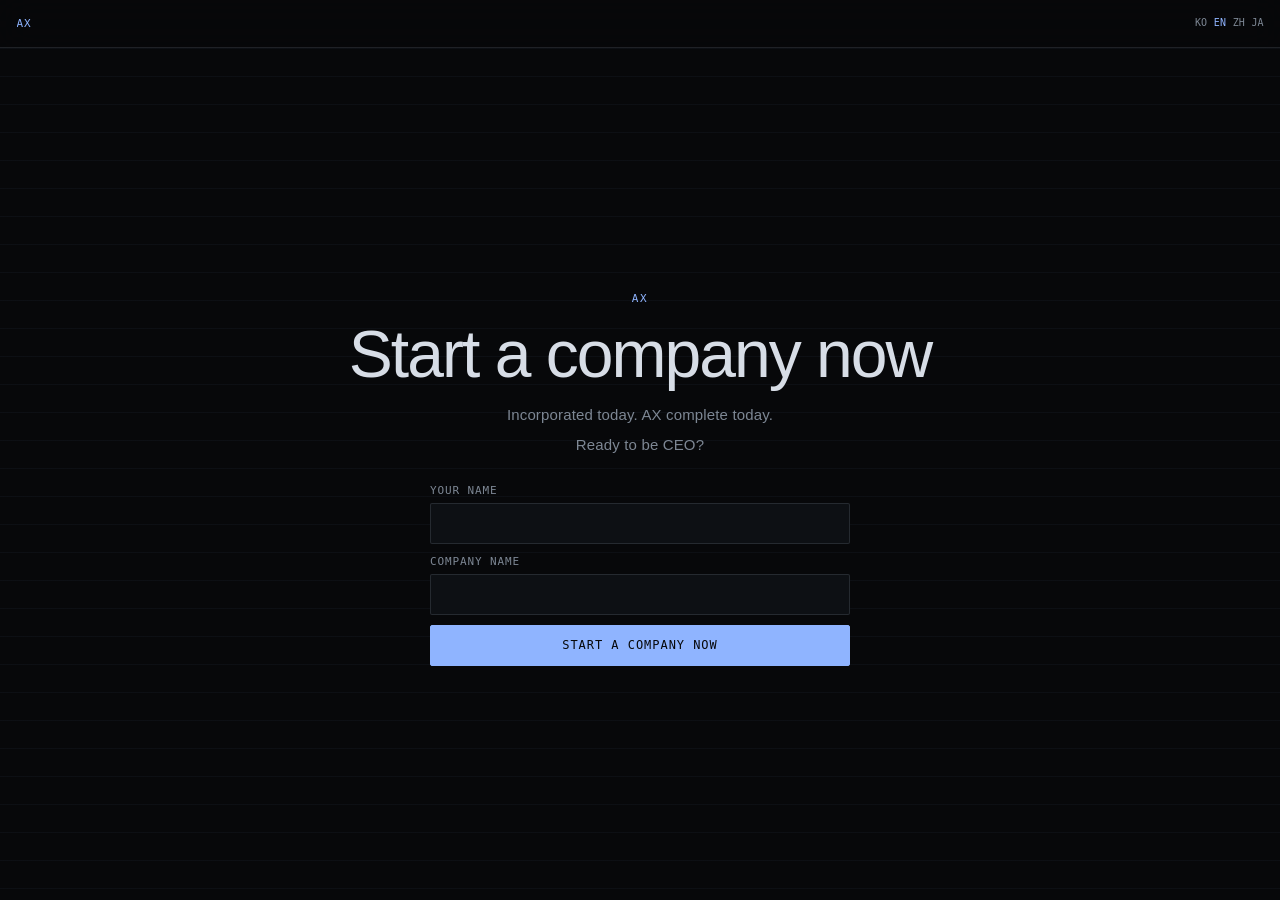
<file: c/index.html>
<!doctype html>
<html lang="en">
  <head>
    <meta charset="utf-8" />
    <meta name="viewport" content="width=device-width, initial-scale=1" />
    <title>AX</title>
    <meta name="description" content="AX" />
    <meta property="og:title" content="AX" />
    <meta property="og:description" content="AX" />
    <meta property="og:type" content="website" />
    <meta name="twitter:card" content="summary_large_image" />
    <link rel="icon" href="/badge.svg" type="image/svg+xml" />
    <link rel="stylesheet" href="/style.css" />
  </head>
  <body>
    <div id="app"></div>
    <script type="module" src="/app.js"></script>
  </body>
</html>
</file>
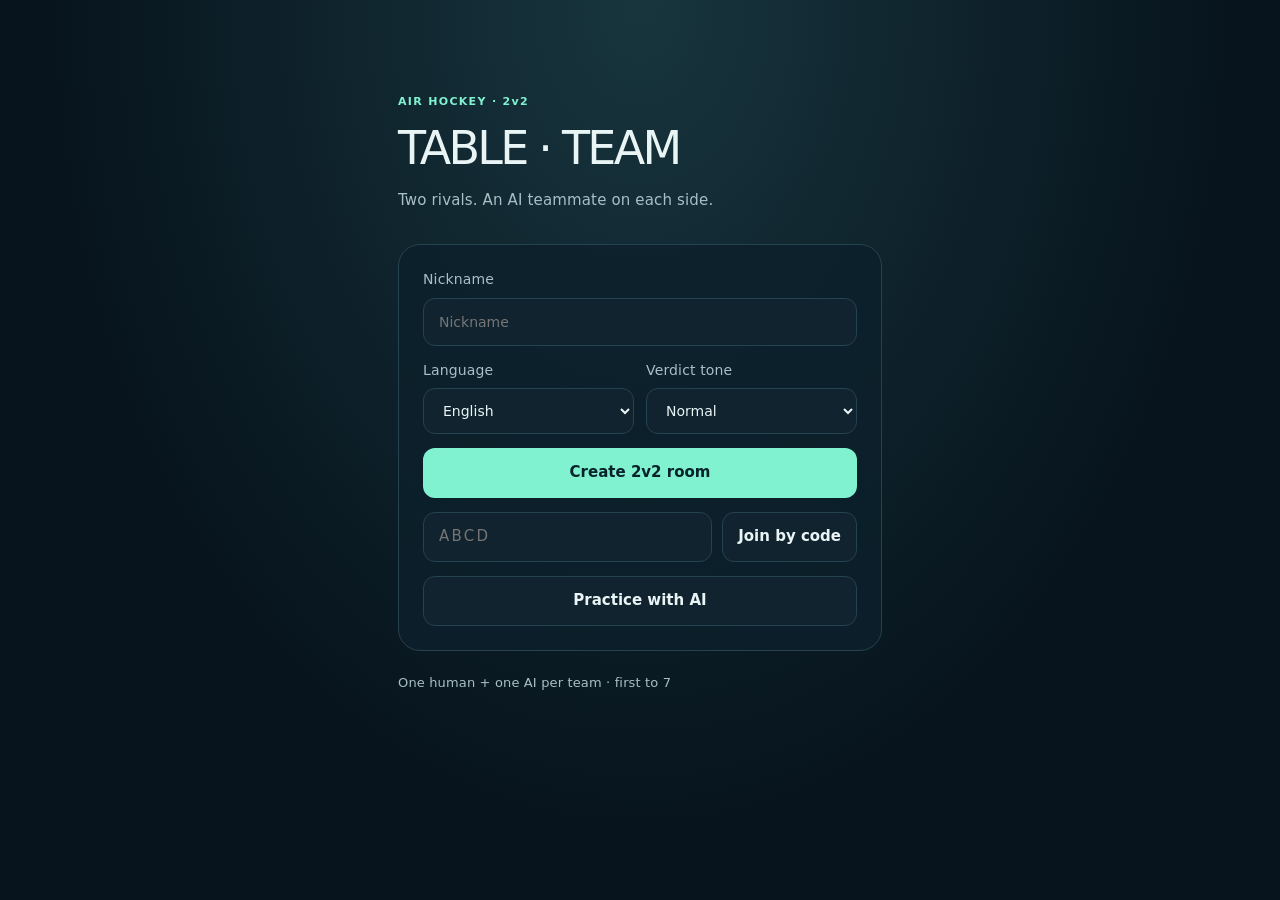
<file: game/index.html>
<!doctype html>
<html lang="ko">
  <head>
    <meta charset="utf-8" />
    <meta name="viewport" content="width=device-width, initial-scale=1, maximum-scale=1, user-scalable=no, viewport-fit=cover" />
    <meta name="theme-color" content="#07141d" />
    <meta name="apple-mobile-web-app-capable" content="yes" />
    <meta name="mobile-web-app-capable" content="yes" />
    <meta name="apple-mobile-web-app-status-bar-style" content="black-translucent" />
    <meta name="format-detection" content="telephone=no" />
    <meta name="game-release" content="issue104-teams-only-1" />
    <title>대국 · TEAM — 2:2 AI 하키</title>
    <meta name="description" content="나와 AI, 상대와 AI. 2:2 하키와 경기 후 판결문." />
    <meta property="og:title" content="대국 · TEAM" />
    <meta property="og:description" content="두 사람이 겨루고, AI가 함께 뛴다." />
    <meta property="og:type" content="website" />
    <meta name="twitter:card" content="summary" />
    <link rel="icon" href="data:image/svg+xml,%3Csvg xmlns='http://www.w3.org/2000/svg' viewBox='0 0 16 16'%3E%3Ccircle cx='8' cy='8' r='7' fill='%230e3f4a'/%3E%3Ccircle cx='8' cy='8' r='3' fill='%237ef2c0'/%3E%3C/svg%3E" />
    <link rel="stylesheet" href="/style.css" />
  </head>
  <body>
    <div id="app"></div>
    <noscript>게임을 실행하려면 JavaScript가 필요합니다.</noscript>
    <script type="module" src="/hockey.js"></script>
  </body>
</html>
</file>
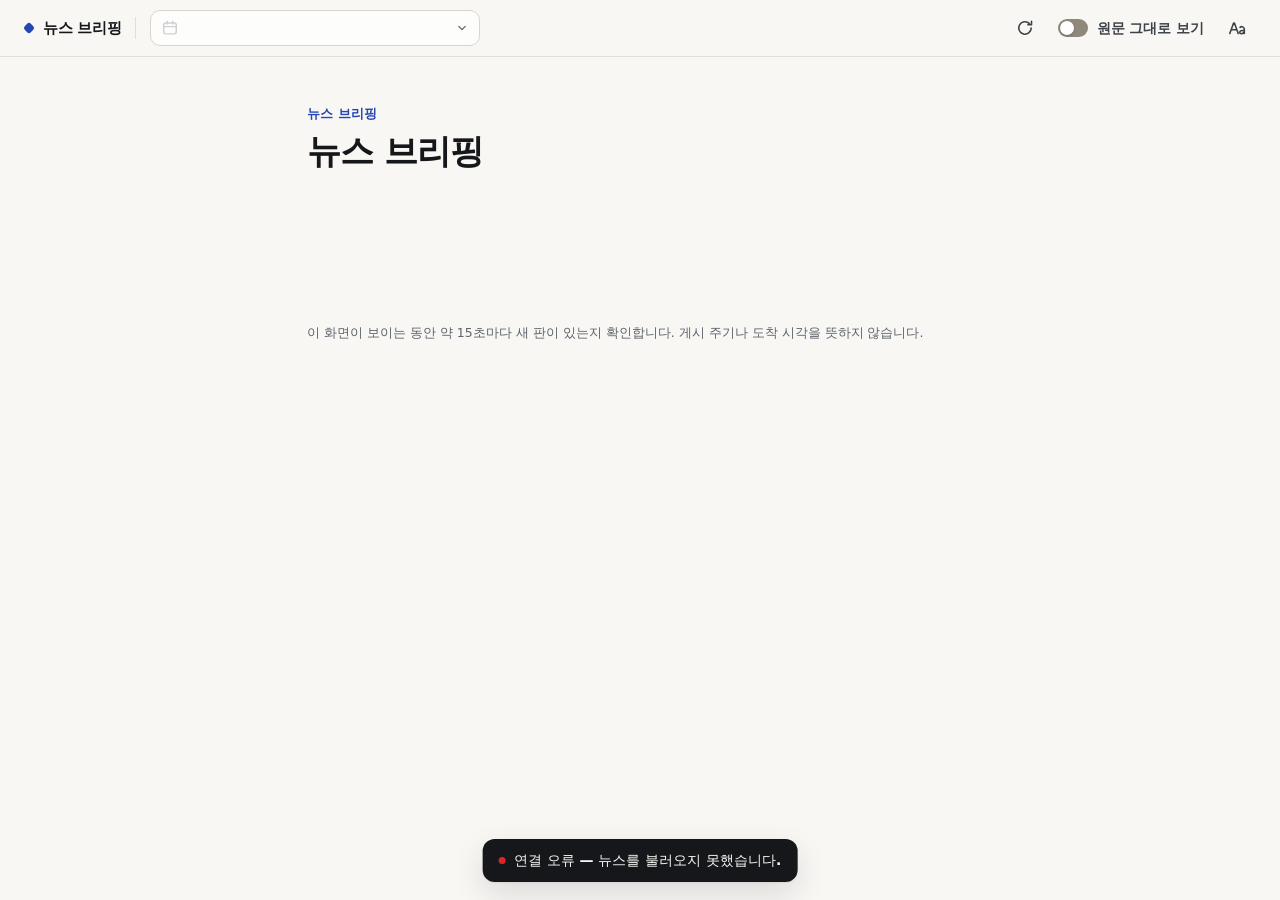
<file: news/index.html>
<!doctype html>
<html lang="ko">
  <head>
    <meta charset="utf-8" />
    <meta name="viewport" content="width=device-width, initial-scale=1, viewport-fit=cover" />
    <meta name="referrer" content="no-referrer" />
    <meta name="color-scheme" content="light dark" />
    <title>뉴스 브리핑</title>
    <meta name="description" content="회차별 뉴스 브리핑 원문" />
    <link rel="icon" href="/badge.svg" type="image/svg+xml" />
    <link rel="stylesheet" href="/news.css" />
  </head>
  <body>
    <a class="news-skip" href="#news-main">본문으로 건너뛰기</a>
    <header class="news-header">
      <div class="news-bar">
        <span class="news-brand" aria-hidden="true"><span class="news-brand-mark"></span>뉴스 브리핑</span>
        <div class="news-picker">
          <label for="news-issue" class="news-sr">회차</label>
          <svg class="news-icon news-picker-icon" viewBox="0 0 20 20" aria-hidden="true" focusable="false"><rect x="3" y="4.5" width="14" height="12" rx="2.5"/><path d="M3 8.5h14M7 2.5v3M13 2.5v3"/></svg>
          <select id="news-issue" disabled></select>
          <span id="news-issue-short" class="news-picker-short" aria-hidden="true"></span>
          <svg class="news-icon news-picker-chevron" viewBox="0 0 20 20" aria-hidden="true" focusable="false"><path d="m6 8 4 4 4-4"/></svg>
        </div>
        <div class="news-actions">
          <button id="news-refresh" class="news-icon-btn" type="button" aria-label="새로 고침" title="새로 고침">
            <svg class="news-icon" viewBox="0 0 20 20" aria-hidden="true" focusable="false"><path d="M16.2 10a6.2 6.2 0 1 1-1.8-4.4"/><path d="M16.5 3.2v3.6h-3.6"/></svg>
          </button>
          <label class="news-switch" title="원문 그대로 보기">
            <input id="news-plain-toggle" type="checkbox" role="switch" />
            <span class="news-switch-track" aria-hidden="true"><span class="news-switch-thumb"></span></span>
            <span class="news-switch-text">원문<span class="news-switch-long"> 그대로 보기</span></span>
          </label>
          <details class="news-settings" id="news-settings">
            <summary class="news-icon-btn" aria-label="보기 설정" title="보기 설정">
              <svg class="news-icon" viewBox="0 0 20 20" aria-hidden="true" focusable="false"><path d="M2.8 15.5 6.6 5h.8l3.8 10.5M4.2 11.8h5.6"/><path d="M13 9.3a2.6 2.6 0 0 1 4.3 1.9v4.3M17.3 12.6c-2.8-.3-4.6.4-4.6 1.7 0 .9.7 1.4 1.7 1.4 1.4 0 2.9-.9 2.9-2.6"/></svg>
            </summary>
            <div class="news-popover" role="group" aria-label="보기 설정">
              <p class="news-popover-label" id="news-font-label">글자 크기</p>
              <div class="news-segmented" role="group" aria-labelledby="news-font-label">
                <button type="button" data-font-step="0" aria-pressed="false"><span class="news-seg-a news-seg-a-sm" aria-hidden="true">가</span>작게</button>
                <button type="button" data-font-step="1" aria-pressed="true"><span class="news-seg-a" aria-hidden="true">가</span>보통</button>
                <button type="button" data-font-step="2" aria-pressed="false"><span class="news-seg-a news-seg-a-lg" aria-hidden="true">가</span>크게</button>
              </div>
              <p class="news-popover-label" id="news-theme-label">화면</p>
              <div class="news-segmented" role="group" aria-labelledby="news-theme-label">
                <button type="button" data-theme-choice="system" aria-pressed="true">시스템</button>
                <button type="button" data-theme-choice="light" aria-pressed="false">밝게</button>
                <button type="button" data-theme-choice="dark" aria-pressed="false">어둡게</button>
              </div>
              <div class="news-popover-foot">
                <p class="news-popover-note">이 브라우저에만 저장됩니다.</p>
                <button type="button" id="news-settings-reset" class="news-text-btn">기본값으로</button>
              </div>
            </div>
          </details>
        </div>
      </div>
      <div class="news-progress" aria-hidden="true"><span id="news-progress-bar"></span></div>
    </header>
    <p id="news-latest" class="news-latest" hidden>
      <span class="news-latest-dot" aria-hidden="true"></span>
      <span>새 회차가 있습니다: <span id="news-latest-label"></span></span>
      <button id="news-latest-go" type="button">보기</button>
    </p>
    <main id="news-main" class="news-main" tabindex="-1">
      <div class="news-masthead">
        <p class="news-kicker">뉴스 브리핑</p>
        <h1 id="news-title" class="news-title">뉴스 브리핑</h1>
        <div class="news-editionline">
          <p id="news-edition" class="news-edition"></p>
          <div class="news-live">
            <p id="news-status" class="news-status" role="status" aria-live="polite" data-kind="loading">불러오는 중…</p>
          </div>
        </div>
        <details id="news-info" class="news-disclosure news-info" data-anchor="edition-info" hidden>
          <summary><span class="news-disclosure-label">회차 정보</span><span id="news-info-hint"></span></summary>
          <dl id="news-meta" class="news-meta" hidden></dl>
          <div id="news-rawhead" class="news-rawhead" hidden></div>
          <p class="news-info-foot"><button type="button" id="news-copy-link" class="news-text-btn">이 회차 링크 복사</button></p>
        </details>
        <p id="news-notice" class="news-notice" hidden></p>
      </div>
      <nav class="news-toc" aria-label="목차">
        <button type="button" id="news-toc-toggle" class="news-toc-toggle" aria-expanded="false" aria-controls="news-nav">
          <span class="news-toc-toggle-label">목차</span>
          <span id="news-toc-current" class="news-toc-current"></span>
          <svg class="news-icon news-toc-chevron" viewBox="0 0 20 20" aria-hidden="true" focusable="false"><path d="m6 8 4 4 4-4"/></svg>
        </button>
        <p class="news-toc-label" aria-hidden="true">목차</p>
        <p id="news-toc-note" class="news-toc-note" hidden>원문 보기에서는 원문의 제목 줄로 이동합니다.</p>
        <div id="news-nav" class="news-nav"></div>
      </nav>
      <div id="news-article" class="news-article" tabindex="-1">
        <noscript><p>이 페이지는 JavaScript로 회차를 불러옵니다. JavaScript를 켜 주세요.</p></noscript>
      </div>
      <footer class="news-footer">
        <p id="news-checked" class="news-checked" hidden></p>
        <p id="news-poll-note"></p>
      </footer>
    </main>
    <script type="module" src="/news.js"></script>
  </body>
</html>
</file>
<file: style.css>
:root{color-scheme:dark;--bg: #07080a;--fg: #d7dde6;--muted: #7d8794;--line: rgba(214, 226, 240, .12);--panel: #0d1014;--accent: #8fb4ff;--max: 1120px;--mono: "SF Mono", "IBM Plex Mono", ui-monospace, Menlo, monospace}html[data-tpl=gotham]{--accent: #8fb4ff}html[data-tpl=foundry]{--accent: #3dd6c6}html[data-tpl=ares]{--accent: #e8a317}html[data-tpl=lattice]{--accent: #7cffb2}html[data-tpl=ledger]{--accent: #5cff6a}*{box-sizing:border-box}html{scroll-behavior:smooth}html,body{margin:0;min-height:100%;background:var(--bg);color:var(--fg);font:15px/1.45 IBM Plex Sans,Segoe UI,sans-serif;letter-spacing:.01em}a{color:inherit}#app{min-height:100vh}.top{position:sticky;top:0;z-index:20;display:flex;align-items:center;justify-content:space-between;gap:.8rem;min-height:48px;padding:0 1.1rem;background:#07080adb;border-bottom:1px solid var(--line);backdrop-filter:blur(16px);font-family:var(--mono);font-size:11px;letter-spacing:.08em;text-transform:uppercase}.brand{max-width:min(36vw,14rem);overflow:hidden;text-overflow:ellipsis;white-space:nowrap;color:var(--accent);text-decoration:none}.nav{display:flex;flex-wrap:wrap;gap:1.1rem;color:var(--muted)}.nav a{text-decoration:none}.nav a:hover{color:var(--fg)}.clock{color:var(--accent);opacity:.8}.langs{display:flex;gap:.45rem}.langs button{border:0;background:none;color:var(--muted);font:inherit;font-size:10px;cursor:pointer;padding:0}.langs button[aria-current=true]{color:var(--accent)}.studio-hero,.hero-site,.block,.band{padding:4.8rem 1.2rem 4.2rem}.studio-hero,.hero-site{min-height:calc(100vh - 48px);position:relative}.studio-hero{display:grid;align-content:center;justify-items:center;text-align:center;background:linear-gradient(rgba(143,180,255,.04) 1px,transparent 1px) 0 0 / 28px 28px,var(--bg)}.tag,.kicker,.eyebrow{margin:0 0 .8rem;color:var(--accent);font-family:var(--mono);font-size:11px;letter-spacing:.14em;text-transform:uppercase}h1,.contact-title{margin:0;max-width:22ch;font-size:clamp(2.1rem,5.4vw,4.4rem);line-height:1.08;letter-spacing:-.03em;font-weight:500}.lede{max-width:36rem;margin:.9rem 0 0;color:var(--muted)}.subcta{margin:.55rem 0 0;color:var(--muted)}.form,.contact{display:grid;gap:.7rem;width:min(100%,28rem);margin:1.8rem auto 0;text-align:start}.form label,.contact label{display:grid;gap:.3rem;color:var(--muted);font-family:var(--mono);font-size:11px;letter-spacing:.08em;text-transform:uppercase}.form input,.contact input,.contact select{width:100%;border:1px solid var(--line);border-radius:2px;padding:.75rem .8rem;font:inherit;color:var(--fg);background:var(--panel)}.form input:focus,.contact input:focus,.contact select:focus{outline:1px solid var(--accent);border-color:transparent}.btn,.btn-ghost,.btn-blue{appearance:none;border:1px solid var(--accent);border-radius:2px;padding:.7rem 1.1rem;background:transparent;color:var(--accent);font:inherit;font-family:var(--mono);font-size:12px;letter-spacing:.08em;text-transform:uppercase;cursor:pointer;text-decoration:none}.btn-blue,.btn-ghost:hover,.btn:hover{background:var(--accent);color:#07080a}.tools{display:flex;flex-wrap:wrap;justify-content:center;gap:.5rem;margin-top:1.6rem}.tools button,.tools a:not(.btn){border:1px solid var(--line);background:transparent;color:var(--fg);border-radius:2px;padding:.5rem .8rem;font:inherit;font-family:var(--mono);font-size:11px;letter-spacing:.06em;text-transform:uppercase;cursor:pointer}.boot-label{margin:1.2rem 0 .8rem;color:var(--muted);font-family:var(--mono)}.boot-track{width:min(100%,22rem);height:2px;background:#ffffff14;overflow:hidden}.boot-track i{display:block;width:0;height:100%;background:var(--accent)}.scanlines{pointer-events:none;position:absolute;inset:0;background:repeating-linear-gradient(to bottom,rgba(255,255,255,.03),rgba(255,255,255,.03) 1px,transparent 1px,transparent 3px);animation:scan 8s linear infinite;opacity:.35}@keyframes scan{to{transform:translateY(12px)}}.hero-gotham{display:grid;align-content:end;padding-bottom:3.2rem}.hud-svg,.lattice-svg{width:100%;height:auto}.hud-grid line{stroke:#8fb4ff14;stroke-width:1}.hud-links line{stroke:var(--accent);stroke-opacity:.28;stroke-width:1;stroke-dasharray:4 6;animation:dash 7s linear infinite}@keyframes dash{to{stroke-dashoffset:-80}}.hud-nodes .core{fill:var(--accent)}.hud-nodes .ping{fill:none;stroke:var(--accent);stroke-opacity:0}.hud-nodes [data-node].is-hot .ping{animation:ping .8s ease-out}@keyframes ping{0%{r:4;stroke-opacity:.8}to{r:18;stroke-opacity:0}}.hero-dock{position:relative;z-index:1;max-width:40rem}.hero-foundry,.hero-ares{display:grid;align-content:center}.hero-split{max-width:var(--max);margin:0 auto;display:grid;grid-template-columns:1fr 1fr;gap:2.4rem;align-items:center}.hero-lattice{display:grid;place-items:center}.lattice-bg{position:absolute;inset:8% 6%;opacity:.55}.hero-copy.center{text-align:center;justify-items:center;display:grid}.hero-ledger{display:grid;align-content:center;justify-items:start;max-width:var(--max);margin:0 auto}.console,.term{background:#050607;border:1px solid var(--line);font-family:var(--mono);font-size:12px;color:var(--accent);box-shadow:0 0 0 1px #0006,0 24px 60px #00000059}.console-bar,.term-bar{display:flex;gap:.35rem;align-items:center;padding:.45rem .7rem;border-bottom:1px solid var(--line);color:var(--muted);text-transform:uppercase;letter-spacing:.08em;font-size:10px}.console-bar i{width:7px;height:7px;border-radius:50%;background:#3a3f46}.console pre{margin:0;padding:.9rem;min-height:11rem;white-space:pre-wrap}.term{width:min(100%,52rem)}.term p{margin:.8rem 1rem 1.1rem;min-height:4.5rem}.term.mini p{min-height:auto}.term .dim{color:var(--muted)}.caret{display:inline-block;width:.55ch;height:1em;margin-left:.15em;background:var(--accent);vertical-align:text-bottom;animation:blink 1s steps(1) infinite}@keyframes blink{50%{opacity:0}}.radar{position:relative;width:min(100%,320px);aspect-ratio:1;margin:0 auto;border:1px solid var(--line);border-radius:50%;background:repeating-radial-gradient(circle,transparent 0 18px,rgba(232,163,23,.08) 18px 19px),#08090b;overflow:hidden}.radar .sweep{position:absolute;inset:0;background:conic-gradient(from 0deg,transparent 0 70%,rgba(232,163,23,.35) 100%);animation:spin 4.5s linear infinite}.radar b{position:absolute;inset:12%;border:1px solid rgba(232,163,23,.2);border-radius:50%}.radar b:nth-child(3){inset:28%}.radar b:nth-child(4){inset:44%}.blip{position:absolute;width:6px;height:6px;border-radius:50%;background:var(--accent);animation:blip 2.4s ease-in-out infinite}.b1{top:28%;left:62%}.b2{top:58%;left:30%;animation-delay:.6s}.b3{top:70%;left:68%;animation-delay:1.1s}@keyframes spin{to{transform:rotate(360deg)}}@keyframes blip{0%,to{opacity:.2;transform:scale(.7)}50%{opacity:1;transform:scale(1.3)}}.metrics,.band,.price{background:#050607}.metric-grid{display:grid;grid-template-columns:repeat(3,1fr);gap:1rem;max-width:var(--max);margin:0 auto 2rem}.metric{border:1px solid var(--line);padding:1.2rem 1rem;background:var(--panel)}.metric b{display:block;font-size:clamp(2.4rem,6vw,4.2rem);letter-spacing:-.04em;line-height:1;color:var(--accent);font-variant-numeric:tabular-nums}.metric span{color:var(--muted);font-family:var(--mono);font-size:11px;letter-spacing:.1em;text-transform:uppercase}html[data-tpl=ledger] .metric-grid{grid-template-columns:1fr}html[data-tpl=ledger] .metric{display:flex;justify-content:space-between;align-items:baseline}.chart{display:block;width:min(100%,var(--max));height:220px;margin:0 auto}.chart .line{fill:none;stroke:var(--accent);stroke-width:1.6;stroke-dasharray:1;stroke-dashoffset:1}.chart .area{fill:var(--accent);opacity:0}.chart.is-on .line{animation:draw 1.4s ease forwards}.chart.is-on .area{animation:fade 1s ease .15s forwards}@keyframes draw{to{stroke-dashoffset:0}}@keyframes fade{to{opacity:.12}}.csi-wrap,.reviews-wrap,.trust-wrap,#contact{background:var(--bg);color:var(--fg)}.csi{display:grid;grid-template-columns:repeat(3,1fr);gap:1rem;max-width:var(--max);margin:0 auto}.csi article{border:1px solid var(--line);padding:1.2rem;background:var(--panel)}.csi h2{margin:.5rem 0 0;font-size:clamp(1.15rem,2vw,1.5rem);font-weight:500;letter-spacing:-.02em}.num{margin:0;color:var(--accent);font-family:var(--mono);font-size:10px;letter-spacing:.12em;text-transform:uppercase}.chapters{padding:0}.chapter{min-height:86vh;display:grid;align-content:center;padding:4.5rem 1.2rem;border-top:1px solid var(--line)}.chapter.alt{background:#050607}.chapter-inner{max-width:var(--max);margin:0 auto;display:grid;grid-template-columns:.9fr 1.1fr;gap:2rem;align-items:center}.chapter-copy h2{margin:0 0 .7rem;font-size:clamp(1.8rem,4vw,3rem);font-weight:500}.chapter-copy p{margin:0;color:var(--muted);max-width:34rem}.stage{min-height:240px}.lattice-svg line{stroke:var(--accent);stroke-opacity:.35;stroke-dasharray:3 5;animation:dash 6s linear infinite}.lattice-svg circle{fill:var(--accent);animation:node 2.8s ease-in-out infinite}@keyframes node{50%{opacity:.35}}.reviews{max-width:var(--max);margin:1.2rem auto 0;display:grid;gap:1rem}.reviews blockquote{margin:0;padding:1.1rem 1.2rem;border-left:2px solid var(--accent);background:var(--panel);font-size:clamp(1.15rem,2.4vw,1.6rem);font-weight:400}.reviews footer{margin-top:.7rem;color:var(--muted);font-family:var(--mono);font-size:11px;letter-spacing:.06em;text-transform:uppercase}.trust{display:grid;grid-template-columns:repeat(3,1fr);gap:1rem;max-width:var(--max);margin:1.2rem auto 0}.trust div{padding:1.2rem;border:1px solid var(--line);background:var(--panel)}.trust p{margin:.35rem 0 0;color:var(--muted)}.price{text-align:left}.price h2{margin:0 0 .7rem;max-width:var(--max);margin-left:auto;margin-right:auto;font-size:clamp(2rem,5vw,3.6rem);font-weight:500}.price .lede{max-width:var(--max);margin-left:auto;margin-right:auto}.contact-title{max-width:var(--max);margin:0 auto .4rem;font-size:clamp(2rem,4vw,3.2rem)}.foot{display:flex;flex-wrap:wrap;gap:1rem 1.4rem;padding:1.4rem 1.2rem 2.2rem;border-top:1px solid var(--line);color:var(--muted);font-family:var(--mono);font-size:10px;letter-spacing:.08em;text-transform:uppercase}.foot a{text-decoration:none}[data-reveal]{opacity:0;transform:translateY(14px);transition:opacity .7s ease var(--d, 0ms),transform .7s ease var(--d, 0ms)}[data-reveal].is-on{opacity:1;transform:none}.nf{min-height:100vh;display:grid;place-content:center;text-align:center;gap:.5rem;font-family:var(--mono)}.nf-k{margin:0;color:var(--muted)}.sr-only{position:absolute;width:1px;height:1px;padding:0;margin:-1px;overflow:hidden;clip:rect(0,0,0,0);white-space:nowrap;border:0}@media (max-width: 860px){.hero-split,.csi,.chapter-inner,.trust,.metric-grid{grid-template-columns:1fr}}@media (max-width: 720px){.top{flex-wrap:wrap}.nav{order:3;width:100%;justify-content:space-between}.clock{display:none}.studio-hero,.hero-site,.block,.band,.chapter{padding:3.4rem 1rem}}@media (prefers-reduced-motion: reduce){*,*:before,*:after{animation:none!important;transition:none!important}[data-reveal]{opacity:1;transform:none}}:root{color-scheme:dark;--tm-bg:#07141d;--tm-panel:#10232e;--tm-ink:#e9f4f5;--tm-muted:#a8bfc6;--tm-accent:#80f2d0;--tm-line:#25424f}body:has(.team-shell){margin:0;background:radial-gradient(ellipse at top,#18353e 0,var(--tm-bg) 65%);color:var(--tm-ink);font-family:system-ui,-apple-system,BlinkMacSystemFont,Segoe UI,sans-serif;height:100%;min-height:100dvh;max-height:100dvh;overflow:hidden;overscroll-behavior:none;position:fixed;inset:0;width:100%;touch-action:manipulation;-webkit-user-select:none;user-select:none;-webkit-touch-callout:none;-webkit-tap-highlight-color:transparent;-webkit-text-size-adjust:100%}.team-shell{box-sizing:border-box;margin:auto;padding:max(16px,env(safe-area-inset-top)) max(18px,env(safe-area-inset-right)) max(28px,env(safe-area-inset-bottom)) max(18px,env(safe-area-inset-left));max-width:960px;height:100%;max-height:100dvh;overflow-x:hidden;overflow-y:auto;overscroll-behavior:contain;-webkit-overflow-scrolling:touch;touch-action:manipulation;-webkit-user-select:none;user-select:none;-webkit-touch-callout:none;-webkit-tap-highlight-color:transparent;cursor:default}.team-shell *{box-sizing:border-box}.team-shell button,.team-shell input,.team-shell select{font:inherit;border:1px solid var(--tm-line);border-radius:12px;background:var(--tm-panel);color:var(--tm-ink);padding:13px 15px;min-height:46px;-webkit-tap-highlight-color:transparent}.team-shell input,.team-shell textarea,.team-shell select{-webkit-user-select:text;user-select:text;-webkit-touch-callout:default;cursor:auto}.team-shell button{cursor:pointer;font-weight:650}.team-shell button:hover{border-color:var(--tm-accent)}.team-shell button:disabled{opacity:.6;cursor:default}.team-shell :focus-visible{outline:3px solid var(--tm-accent);outline-offset:3px}.team-shell a{color:var(--tm-accent)}.team-shell label{display:grid;gap:8px;font-size:14px;color:var(--tm-muted)}.team-primary{background:var(--tm-accent)!important;color:#08232a!important;border-color:transparent!important}.team-eyebrow{font-size:11px;font-weight:800;letter-spacing:.12em;color:var(--tm-accent)}.team-lobby{max-width:520px;padding-top:clamp(36px,10svh,110px);overflow-y:auto;overscroll-behavior:contain}.team-lobby h1{font-size:clamp(32px,8vw,46px);letter-spacing:-.06em;margin:12px 0}.team-lobby header p,.team-lobby footer{color:var(--tm-muted);line-height:1.6}.team-lobby form{display:grid;gap:14px;margin-top:32px;padding:24px;border:1px solid var(--tm-line);border-radius:22px;background:#0c202bcc}.team-settings{display:grid;grid-template-columns:1fr 1fr;gap:12px}.team-join{display:flex;gap:10px}.team-join input{min-width:0;width:110px;flex:1;letter-spacing:.15em}.team-lobby footer{font-size:13px;margin-top:22px}.team-notice{padding:14px;border:1px solid var(--tm-line);border-radius:12px}.team-top{display:flex;justify-content:space-between;align-items:center;gap:10px}.team-top>div:first-child{display:grid;gap:4px}.team-top strong{letter-spacing:.18em;font-size:20px}.team-top>div:last-child{display:flex;gap:8px}.team-top button{font-size:12px;padding:8px 12px;min-height:44px;min-width:44px}.team-scoreboard{display:grid;grid-template-columns:1fr auto 1fr;align-items:center;gap:14px;margin:20px 0 0;text-align:center}.team-scoreboard>div{display:grid;gap:5px;min-width:0}.team-scoreboard span{font-size:12px;color:var(--tm-muted);word-break:break-word;overflow:hidden;text-overflow:ellipsis;max-width:100%}.team-scoreboard strong{font-size:clamp(24px,6vw,42px);font-variant-numeric:tabular-nums}.team-scoreboard>div:first-child>b{color:var(--tm-mine,var(--tm-accent))}.team-scoreboard>div:last-child>b{color:var(--tm-foe,#ffc095)}.team-status{font-size:13px;min-height:22px;text-align:center;color:var(--tm-muted);margin:12px 0}.team-rink-wrap{width:100%;position:relative;max-width:100%;margin:auto;border-radius:20px;overflow:hidden;background:#071a24}.team-rink-wrap canvas{display:block;touch-action:none;-webkit-user-select:none;user-select:none;-webkit-touch-callout:none}.team-overlay{position:absolute;inset:0;display:grid;place-items:center;text-align:center;pointer-events:none;font-size:clamp(20px,6vw,42px);font-weight:850;text-shadow:0 3px 22px #000}.team-hint{font-size:11px;line-height:1.6;text-align:center;color:var(--tm-muted);margin:10px 0 16px}.team-result{border:1px solid var(--tm-line);background:var(--tm-panel);border-radius:20px;padding:22px;max-width:650px;margin:16px auto 0;overflow-wrap:anywhere}.team-result h2{font-size:16px;margin:0 0 15px}.team-result h3{font-size:22px;line-height:1.4;letter-spacing:-.03em}.team-result p{line-height:1.8;white-space:pre-line;-webkit-user-select:none;user-select:none}.team-result #team-stats,.team-result #team-facts{font-size:12px;color:var(--tm-muted)}.team-actions{display:flex;gap:8px;flex-wrap:wrap;position:relative;background:var(--tm-panel);padding:12px 0 0;min-height:44px}.team-actions button{font-size:13px;flex:1;white-space:nowrap}.team-shell textarea{width:100%;min-height:140px;font:inherit;color:var(--tm-ink);background:var(--tm-bg);border:1px solid var(--tm-line);border-radius:12px;padding:12px}.team-shell [hidden]{display:none!important}#team-copy-status{font-size:13px;text-align:center}#team-lobby-status:empty{display:none}@media (max-width:420px){.team-shell{padding:max(14px,env(safe-area-inset-top)) max(14px,env(safe-area-inset-right)) max(14px,env(safe-area-inset-bottom)) max(14px,env(safe-area-inset-left))}.team-lobby{padding-top:40px}.team-lobby form{padding:18px}.team-scoreboard{gap:8px}.team-actions button{padding:10px 9px;min-height:44px}.team-result{padding:16px}}@media (orientation:landscape) and (max-height:520px){.team-stage header.team-top{gap:6px}.team-scoreboard{margin:6px 0 0;gap:8px}.team-status{margin:4px 0}.team-hint{margin:6px 0 8px}.team-top button{min-height:44px}}@media (prefers-reduced-motion:reduce){.team-shell *{animation:none!important;scroll-behavior:auto!important}}.team-verdict-body{max-height:42svh;overflow-y:auto;overscroll-behavior:contain;padding-right:5px;scrollbar-gutter:stable}.team-result h3{margin-top:4px}.team-result #team-source{min-height:20px;line-height:1.5}
</file>
<file: news.css>
:root{color-scheme:light dark;--canvas: #f8f7f4;--surface: #ffffff;--surface-sunken: #f1efea;--text-primary: #15171a;--text-secondary: #3d424a;--text-tertiary: #5d636c;--border-decorative: #e3dfd6;--border-decorative-strong: #cdc7bb;--border-control: #8f887b;--border-control-hover: #5d636c;--accent: #2446b3;--accent-soft: rgba(36, 70, 179, .08);--focus: #2f5bea;--partial: #7a4900;--partial-bg: #fbf1dc;--partial-mark: #c98300;--correction: #1f3d99;--correction-bg: #edf1fd;--correction-border: #cbd6f5;--error: #9b1c1c;--error-bg: #fdeeee;--error-mark: #dc2626;--ok: #1f8a4c;--shadow-pop: 0 1px 2px rgba(20, 20, 30, .06), 0 12px 32px rgba(20, 20, 30, .12);--space-1: 4px;--space-2: 8px;--space-3: 12px;--space-4: 16px;--space-5: 24px;--space-6: 32px;--space-7: 48px;--space-8: 64px;--read-size: 18px;--read-lh: 1.8;--type-masthead: 650 13px/1.4 var(--sans);--type-edition: 760 clamp(1.625rem, 1.2rem + 1.4vw, 2.125rem)/1.22 var(--sans);--type-section: 760 calc(var(--read-size) * 1.33)/1.3 var(--sans);--type-story: 720 calc(var(--read-size) * 1.28)/1.42 var(--sans);--type-body: 400 var(--read-size)/var(--read-lh) var(--sans);--type-meta: 500 13.5px/1.6 var(--sans);--measure: calc(var(--read-size) * 37);--header-offset: 4rem;--page: 1440px;--radius: 12px;--sans: "Pretendard Variable", Pretendard, -apple-system, BlinkMacSystemFont, "Apple SD Gothic Neo", "Noto Sans KR", "Noto Sans CJK KR", "Malgun Gothic", "WenQuanYi Micro Hei", system-ui, sans-serif;--mono: ui-monospace, "SF Mono", "JetBrains Mono", "D2Coding", Menlo, Consolas, "WenQuanYi Micro Hei Mono", monospace}html[data-font=sm]{--read-size: 16px;--read-lh: 1.75}html[data-font=lg]{--read-size: 20px;--read-lh: 1.85}:root[data-theme=light]{color-scheme:light}@media (prefers-color-scheme: dark){:root:not([data-theme=light]){--canvas: #0e0f11;--surface: #16181b;--surface-sunken: #1d1f23;--text-primary: #ecedef;--text-secondary: #c2c6cd;--text-tertiary: #979ca5;--border-decorative: #292c31;--border-decorative-strong: #3b3f46;--border-control: #6b717b;--border-control-hover: #979ca5;--accent: #9db8ff;--accent-soft: rgba(157, 184, 255, .1);--focus: #9db8ff;--partial: #f1c56e;--partial-bg: rgba(241, 197, 110, .1);--partial-mark: #e2a93a;--correction: #b3c6ff;--correction-bg: rgba(125, 155, 255, .09);--correction-border: rgba(157, 184, 255, .26);--error: #ffb8b8;--error-bg: rgba(255, 120, 120, .1);--error-mark: #f87171;--ok: #41cf7f;--shadow-pop: 0 1px 2px rgba(0, 0, 0, .4), 0 16px 40px rgba(0, 0, 0, .5)}}:root[data-theme=dark]{color-scheme:dark;--canvas: #0e0f11;--surface: #16181b;--surface-sunken: #1d1f23;--text-primary: #ecedef;--text-secondary: #c2c6cd;--text-tertiary: #979ca5;--border-decorative: #292c31;--border-decorative-strong: #3b3f46;--border-control: #6b717b;--border-control-hover: #979ca5;--accent: #9db8ff;--accent-soft: rgba(157, 184, 255, .1);--focus: #9db8ff;--partial: #f1c56e;--partial-bg: rgba(241, 197, 110, .1);--partial-mark: #e2a93a;--correction: #b3c6ff;--correction-bg: rgba(125, 155, 255, .09);--correction-border: rgba(157, 184, 255, .26);--error: #ffb8b8;--error-bg: rgba(255, 120, 120, .1);--error-mark: #f87171;--ok: #41cf7f;--shadow-pop: 0 1px 2px rgba(0, 0, 0, .4), 0 16px 40px rgba(0, 0, 0, .5)}*{box-sizing:border-box}[hidden]{display:none!important}html{-webkit-text-size-adjust:100%;text-size-adjust:100%}body{margin:0;background:var(--canvas);color:var(--text-primary);font:16px/1.5 var(--sans);word-break:keep-all;overflow-wrap:anywhere;-webkit-font-smoothing:antialiased;-moz-osx-font-smoothing:grayscale;text-rendering:optimizeLegibility}button,select,input{font:inherit;color:inherit}:focus-visible{outline:2px solid var(--focus);outline-offset:2px;border-radius:6px}[tabindex="-1"]:focus:not(:focus-visible){outline:none}.news-sr{position:absolute!important;width:1px;height:1px;margin:-1px;padding:0;overflow:hidden;clip:rect(0 0 0 0);clip-path:inset(50%);white-space:nowrap;border:0}.news-icon{width:20px;height:20px;fill:none;stroke:currentColor;stroke-width:1.6;stroke-linecap:round;stroke-linejoin:round;flex:none}.news-skip{position:fixed;left:var(--space-3);top:10px;z-index:50;transform:translateY(-200%);background:var(--text-primary);color:var(--canvas);padding:10px var(--space-4);border-radius:10px;font-weight:650;text-decoration:none}.news-skip:focus{transform:none}.news-header{position:sticky;top:0;z-index:10;background:color-mix(in srgb,var(--canvas) 86%,transparent);-webkit-backdrop-filter:saturate(1.4) blur(14px);backdrop-filter:saturate(1.4) blur(14px);border-bottom:1px solid var(--border-decorative)}.news-bar{max-width:var(--page);margin:0 auto;padding:0 var(--space-5);height:56px;display:flex;align-items:center;gap:var(--space-3)}.news-brand{display:inline-flex;align-items:center;gap:9px;font-size:15px;font-weight:750;letter-spacing:-.02em;white-space:nowrap;padding-right:14px;margin-right:2px;border-right:1px solid var(--border-decorative)}.news-brand-mark{width:10px;height:10px;border-radius:3px;background:var(--accent);transform:rotate(45deg) scale(.86)}.news-picker{position:relative;display:flex;align-items:center;min-width:0;flex:0 1 330px}.news-picker select{appearance:none;-webkit-appearance:none;width:100%;min-width:0;height:36px;padding:0 34px 0 38px;border-radius:10px;border:1px solid var(--border-control);background:var(--surface);font-size:14px;font-weight:600;letter-spacing:-.01em;font-variant-numeric:tabular-nums;text-overflow:ellipsis;cursor:pointer;transition:border-color .15s ease,background-color .15s ease}.news-picker select option{color:var(--text-primary);background:var(--surface)}.news-picker select:hover:not(:disabled){border-color:var(--border-control-hover)}.news-picker select:disabled{border-color:var(--border-decorative-strong)}.news-picker select:disabled{cursor:default;color:var(--text-tertiary)}.news-picker-icon,.news-picker-chevron{position:absolute;pointer-events:none;color:var(--text-tertiary)}.news-picker-icon{left:11px;width:18px;height:18px}.news-picker-chevron{right:10px;width:16px;height:16px}.news-picker-short{display:none}.news-actions{margin-left:auto;display:flex;align-items:center;gap:var(--space-1)}.news-icon-btn{display:inline-grid;place-items:center;width:38px;height:38px;padding:0;border:0;border-radius:10px;background:transparent;color:var(--text-secondary);cursor:pointer;list-style:none;transition:background-color .15s ease,color .15s ease}.news-icon-btn::-webkit-details-marker{display:none}.news-icon-btn:hover{background:var(--surface-sunken);color:var(--text-primary)}.news-icon-btn:disabled{opacity:.4;cursor:default;background:transparent}#news-refresh:active:not(:disabled) .news-icon{transform:rotate(-120deg);transition:transform .25s ease}.news-switch{position:relative;display:inline-flex;align-items:center;gap:9px;height:38px;padding:0 10px;border-radius:10px;font-size:13.5px;font-weight:600;color:var(--text-secondary);cursor:pointer;white-space:nowrap;transition:background-color .15s ease}.news-switch:hover{background:var(--surface-sunken);color:var(--text-primary)}.news-switch input{position:absolute;inset:0;width:100%;height:100%;margin:0;opacity:0;cursor:pointer}.news-switch-track{position:relative;width:30px;height:18px;border-radius:999px;background:var(--border-control);transition:background-color .18s ease;flex:none}.news-switch-thumb{position:absolute;top:2px;left:2px;width:14px;height:14px;border-radius:50%;background:#fff;box-shadow:0 1px 2px #00000040;transition:transform .18s ease}.news-switch input:checked+.news-switch-track{background:var(--accent)}.news-switch input:checked+.news-switch-track .news-switch-thumb{transform:translate(12px)}.news-switch:has(input:focus-visible){outline:2px solid var(--focus);outline-offset:2px}.news-settings{position:relative}.news-settings[open]>summary{background:var(--surface-sunken);color:var(--text-primary)}.news-popover{position:absolute;right:0;top:calc(100% + var(--space-2));width:272px;padding:14px;border-radius:14px;border:1px solid var(--border-decorative);background:var(--surface);box-shadow:var(--shadow-pop);z-index:20}.news-popover-label{margin:0 0 var(--space-2);font-size:12px;font-weight:650;color:var(--text-tertiary)}.news-popover-label+.news-segmented{margin-bottom:14px}.news-segmented{display:grid;grid-template-columns:repeat(3,1fr);gap:2px;padding:3px;border-radius:10px;background:var(--surface-sunken)}.news-segmented button{display:inline-flex;align-items:center;justify-content:center;gap:5px;min-height:34px;padding:0 6px;border:0;border-radius:var(--space-2);background:transparent;color:var(--text-secondary);font-size:13px;font-weight:550;cursor:pointer}.news-segmented button:hover{color:var(--text-primary)}.news-segmented button[aria-pressed=true]{background:var(--surface);color:var(--text-primary);font-weight:650;box-shadow:0 1px 2px #00000014,0 0 0 1px var(--border-control)}.news-seg-a{font-weight:700;font-size:13px;line-height:1}.news-seg-a-sm{font-size:11px}.news-seg-a-lg{font-size:16px}.news-popover-foot{display:flex;align-items:center;justify-content:space-between;gap:var(--space-2);margin-top:var(--space-3);padding-top:var(--space-3);border-top:1px solid var(--border-decorative)}.news-popover-note{margin:0;font-size:12px;color:var(--text-tertiary)}.news-text-btn{min-height:32px;padding:0 var(--space-2);border:0;border-radius:var(--space-2);background:transparent;color:var(--accent);font-size:13px;font-weight:650;cursor:pointer;white-space:nowrap}.news-text-btn:hover{background:var(--accent-soft)}.news-progress{position:absolute;left:0;right:0;bottom:-1px;height:2px;overflow:hidden;pointer-events:none}.news-progress span{display:block;height:100%;background:var(--accent);transform:scaleX(0);transform-origin:0 50%}.news-latest{position:fixed;top:calc(var(--header-offset) + var(--space-1));left:50%;transform:translate(-50%);z-index:15;display:flex;align-items:center;gap:10px;max-width:calc(100vw - var(--space-5));margin:0;padding:5px 5px 5px 14px;border-radius:999px;background:var(--text-primary);color:var(--canvas);font-size:13.5px;font-weight:550;box-shadow:var(--shadow-pop)}.news-latest-dot{width:8px;height:8px;border-radius:50%;background:var(--accent);flex:none}.news-latest button{min-height:32px;padding:0 14px;border:0;border-radius:999px;background:var(--canvas);color:var(--text-primary);font-size:13px;font-weight:700;cursor:pointer}.news-main{max-width:var(--page);margin:0 auto;padding:0 var(--space-5) 96px;display:grid;grid-template-columns:minmax(0,1fr);grid-template-areas:"mast" "toc" "art" "foot"}.news-main:focus{outline:none}.news-masthead{grid-area:mast;min-width:0;padding:var(--space-7) 0 var(--space-5)}.news-toc{grid-area:toc;min-width:0}.news-article{grid-area:art;min-width:0}.news-article:focus{outline:none}.news-footer{grid-area:foot;min-width:0}.news-kicker{margin:0;font:var(--type-masthead);letter-spacing:.01em;color:var(--accent)}.news-title{margin:var(--space-2) 0 0;font:var(--type-edition);letter-spacing:-.03em;text-wrap:balance}.news-editionline{display:flex;flex-wrap:wrap;align-items:center;gap:var(--space-2) var(--space-4);margin-top:var(--space-3)}.news-edition{display:flex;flex-wrap:wrap;align-items:center;gap:var(--space-2);margin:0;font:var(--type-meta);font-weight:600;color:var(--text-secondary);font-variant-numeric:tabular-nums}.news-slot{font-weight:650;color:var(--text-primary)}.news-badge{display:inline-flex;align-items:center;gap:6px;height:24px;padding:0 10px 0 9px;border-radius:999px;font-size:12.5px;font-weight:700;letter-spacing:-.005em}.news-badge:before{content:"";width:6px;height:6px;border-radius:50%;background:currentColor}.news-badge-partial{background:var(--partial-bg);color:var(--partial)}.news-badge-partial:before{background:var(--partial-mark)}.news-badge-corrected{background:var(--correction-bg);color:var(--correction)}.news-live{display:flex;flex-wrap:wrap;align-items:center;gap:var(--space-1) var(--space-3);min-height:24px;font-size:12.5px;color:var(--text-tertiary);font-variant-numeric:tabular-nums}.news-status,.news-checked{margin:0}.news-status{display:inline-flex;align-items:center;gap:var(--space-2);min-height:20px}.news-status:before{content:"";width:7px;height:7px;border-radius:50%;background:var(--text-tertiary);flex:none}.news-status[data-kind=ok]:before{background:var(--ok);box-shadow:0 0 0 3px color-mix(in srgb,var(--ok) 22%,transparent)}.news-status[data-kind=error]:before,.news-status[data-kind=withdrawn]:before{background:var(--error-mark)}.news-status[data-kind=unconfigured]{display:flex;align-items:baseline;padding:var(--space-3) 14px;border-radius:var(--radius);background:var(--partial-bg);color:var(--partial);font-size:14.5px;line-height:1.6}.news-status[data-kind=unconfigured]:before{background:var(--partial-mark);transform:translateY(-1px)}.news-status[data-kind=error],.news-status[data-kind=withdrawn],.news-status[data-kind=ok]:not(:empty){position:fixed;z-index:30;left:50%;bottom:calc(18px + env(safe-area-inset-bottom,0px));transform:translate(-50%);width:max-content;max-width:min(560px,calc(100vw - var(--space-6)));padding:11px var(--space-4);border-radius:var(--radius);background:var(--text-primary);color:var(--canvas);font-size:14px;font-weight:550;line-height:1.5;box-shadow:var(--shadow-pop)}.news-status[data-kind=ok]:not(:empty){animation:news-toast 7s ease forwards}@keyframes news-toast{0%{opacity:0;transform:translate(-50%,8px)}5%,88%{opacity:1;transform:translate(-50%);visibility:visible}to{opacity:0;transform:translate(-50%);visibility:hidden}}.news-disclosure{border-top:1px solid var(--border-decorative)}.news-disclosure>summary{display:flex;flex-wrap:wrap;align-items:center;gap:var(--space-1) var(--space-3);min-height:44px;padding:10px 0;cursor:pointer;list-style:none;font:var(--type-meta);color:var(--text-secondary)}.news-disclosure>summary::-webkit-details-marker{display:none}.news-disclosure>summary:before{content:"";width:14px;height:14px;flex:none;background:var(--text-tertiary);transition:transform .16s ease;-webkit-mask:url("data:image/svg+xml,%3Csvg xmlns='http://www.w3.org/2000/svg' viewBox='0 0 20 20'%3E%3Cpath d='m8 5.5 4.5 4.5L8 14.5' fill='none' stroke='black' stroke-width='2' stroke-linecap='round' stroke-linejoin='round'/%3E%3C/svg%3E") center / contain no-repeat;mask:url("data:image/svg+xml,%3Csvg xmlns='http://www.w3.org/2000/svg' viewBox='0 0 20 20'%3E%3Cpath d='m8 5.5 4.5 4.5L8 14.5' fill='none' stroke='black' stroke-width='2' stroke-linecap='round' stroke-linejoin='round'/%3E%3C/svg%3E") center / contain no-repeat}.news-disclosure[open]>summary:before{transform:rotate(90deg)}.news-disclosure>summary:hover{color:var(--text-primary)}.news-disclosure>summary:focus-visible{outline-offset:2px}.news-disclosure-label{font-weight:650;color:var(--text-primary)}.news-disclosure-hint{color:var(--text-tertiary)}.news-disclosure-warn{color:var(--partial);font-weight:650}.news-info{margin-top:var(--space-5);border-bottom:1px solid var(--border-decorative)}.news-meta{display:grid;grid-template-columns:max-content max-content minmax(0,1fr);gap:var(--space-3) var(--space-6);margin:0;padding:var(--space-1) 0 var(--space-4) 26px}.news-meta-item{min-width:0}.news-meta dt{margin:0 0 3px;font-size:12px;font-weight:650;color:var(--text-tertiary)}.news-meta dd{margin:0;font-size:14.5px;font-weight:520;color:var(--text-secondary);font-variant-numeric:tabular-nums}.news-time{white-space:nowrap}.news-tz{color:var(--text-tertiary);font-size:.86em;font-weight:450}.news-notice{margin:0}.news-notice-link{display:flex;flex-wrap:wrap;align-items:baseline;gap:var(--space-1) var(--space-3);padding:var(--space-3) 0 0;color:var(--text-secondary);font:var(--type-meta);text-decoration:none}.news-notice-label{display:inline-flex;align-items:center;gap:7px;font-weight:700;color:var(--partial);white-space:nowrap}.news-notice-label:before{content:"";width:7px;height:7px;border-radius:50%;background:var(--partial-mark);transform:translateY(-1px)}.news-notice-more{font-weight:650;color:var(--accent);white-space:nowrap}.news-notice-more:after{content:" \2193" / ""}.news-notice-link:hover .news-notice-more{text-decoration:underline;text-underline-offset:3px}.news-toc:has(.news-nav:empty){display:none}.news-toc-toggle{display:none}.news-toc-label{margin:0 0 var(--space-3);font-size:12px;font-weight:700;letter-spacing:.02em;color:var(--text-tertiary)}.news-toc-note{margin:0 0 var(--space-3);padding:var(--space-2) var(--space-3);border-radius:var(--space-2);background:var(--surface-sunken);font-size:12.5px;line-height:1.5;color:var(--text-secondary)}.news-nav{display:flex;flex-direction:column;counter-reset:toc;position:relative}.news-nav:before{content:"";position:absolute;left:0;top:var(--space-1);bottom:var(--space-1);width:1px;background:var(--border-decorative)}.news-nav a{position:relative;display:grid;grid-template-columns:26px minmax(0,1fr);align-items:baseline;padding:7px var(--space-2) 7px 14px;font-size:14px;line-height:1.45;color:var(--text-tertiary);text-decoration:none;border-radius:0 var(--space-2) var(--space-2) 0;transition:color .15s ease,background-color .15s ease}.news-nav a[data-section]:before{counter-increment:toc;content:counter(toc,decimal-leading-zero);font-size:11.5px;font-weight:600;font-variant-numeric:tabular-nums;color:var(--text-tertiary)}.news-nav a[data-section]:after{content:"";position:absolute;left:0;top:var(--space-2);bottom:var(--space-2);width:2px;border-radius:2px;background:transparent;transition:background-color .15s ease}.news-nav a:hover{color:var(--text-primary);background:var(--surface-sunken)}.news-nav a[aria-current=location]{color:var(--text-primary);font-weight:650}.news-nav a[aria-current=location]:before{color:var(--accent)}.news-nav a[aria-current=location]:after{background:var(--accent)}.news-nav a:focus-visible{outline-offset:-2px}.news-nav .news-emoji{display:none}.news-nav-stories{margin:0 0 var(--space-2);padding:0;list-style:none}.news-nav .news-nav-stories a{display:block;padding:5px var(--space-2) 5px 40px;font-size:13px;line-height:1.5;font-weight:500;color:var(--text-secondary)}.news-nav-stories .news-tag{height:1.5em;margin-right:5px;font-size:.78em;vertical-align:.08em}.news-status[data-kind=ok]:empty{display:none}.news-info-foot{margin:0 0 var(--space-3) 18px}.news-body{font:var(--type-body);letter-spacing:-.004em;color:var(--text-primary);text-wrap:pretty}.news-body p{margin:0 0 1em}.news-body a{color:var(--accent);text-decoration-line:underline;text-decoration-thickness:1px;text-decoration-color:color-mix(in srgb,var(--accent) 40%,transparent);text-underline-offset:3px}.news-body a:hover{text-decoration-color:currentColor}.news-body h2,.news-body h3,.news-limitations,.news-correction,.news-plain-heading{scroll-margin-top:calc(var(--header-offset) + var(--space-3))}.news-emoji{display:none}.news-rule{border:0;height:0;margin:0}.news-rawhead{margin:0 0 var(--space-4) 26px;padding-top:var(--space-3);border-top:1px dashed var(--border-decorative)}.news-rawhead-label{display:flex;flex-wrap:wrap;gap:var(--space-1) var(--space-3);margin:0 0 var(--space-2);font-size:12px;font-weight:650;color:var(--text-tertiary)}.news-rawhead-lines{display:flex;flex-direction:column;gap:var(--space-2);font:var(--type-meta);color:var(--text-secondary);font-variant-numeric:tabular-nums}.news-rawhead-lines p{margin:0}.news-rawhead-rule{width:100%;margin:0;border:0;border-top:1px solid var(--border-decorative)}.news-lead{display:flex;flex-direction:column;gap:var(--space-3);margin:0 0 var(--space-7);padding:var(--space-1) 0 var(--space-1) var(--space-4);border-left:3px solid var(--border-decorative-strong);font-size:.9em;line-height:1.7;color:var(--text-primary)}.news-lead p{margin:0}.news-lead-rule{width:100%;margin:var(--space-1) 0;border:0;border-top:1px solid var(--border-decorative-strong)}.news-lead+.news-section{margin-top:0}.news-section{margin-top:var(--space-8)}.news-section:first-child{margin-top:0}.news-body h2{position:relative;margin:0 0 var(--space-5);padding-top:var(--space-5);border-top:1px solid var(--border-decorative-strong);font:var(--type-section);letter-spacing:-.028em}.news-body h2:before{content:"";position:absolute;left:0;top:-2px;width:36px;height:3px;background:var(--text-primary)}.news-body h3{margin:1.4em 0 .5em;font-size:1.15em;line-height:1.42;font-weight:700;letter-spacing:-.018em}.news-section[data-kind=highlights] h2{margin:0 0 var(--space-3);padding:0;border:0;font:var(--type-masthead);letter-spacing:.01em;color:var(--accent)}.news-section[data-kind=highlights] h2:before{display:none}.news-section[data-kind=highlights] p{font-size:1.06em;line-height:1.8}.news-section[data-kind=field]>p,.news-section[data-kind=markdown]>p{color:var(--text-secondary)}.news-section[data-kind=field]>.news-story~p{margin-top:var(--space-1);padding-top:var(--space-4);border-top:1px dashed var(--border-decorative-strong);font-size:.86em;line-height:1.7;color:var(--text-tertiary)}.news-section[data-kind=watch] p,.news-section[data-kind=schedule] p{color:var(--text-secondary)}.news-story{padding:var(--space-6) 0 var(--space-5);border-top:1px solid var(--border-decorative)}.news-body h2+.news-story,.news-body h2+p+.news-story{border-top:0;padding-top:var(--space-1)}.news-body .news-story h3{margin:0 0 var(--space-4);font:var(--type-story);letter-spacing:-.022em;text-wrap:balance}.news-title-mark{display:none}.news-tag{display:inline-flex;align-items:center;height:1.55em;margin-right:var(--space-2);padding:0 var(--space-2);border-radius:6px;background:var(--accent-soft);color:var(--accent);font-size:.62em;font-weight:750;letter-spacing:0;vertical-align:.22em;white-space:nowrap}.news-tag[data-tag*=\c77c\bd80],.news-tag[data-tag*=\bbf8\d655\c778]{background:var(--partial-bg);color:var(--partial)}.news-tag-br{display:none}.news-story>p[data-role=para]{margin:0 0 .9em}.news-reported,.news-source{font:var(--type-meta);color:var(--text-tertiary);letter-spacing:0}.news-body .news-reported{margin:var(--space-4) 0 0}.news-label{font-weight:700;color:var(--text-secondary)}.news-label-colon{margin-right:.3em;color:var(--text-tertiary);font-weight:500}.news-source{display:flex;flex-wrap:wrap;align-items:center;gap:6px 10px;margin-top:var(--space-2)}.news-story>p[data-role=para]+.news-source{margin-top:var(--space-4)}.news-body .news-source-line{margin:0}.news-source-urls{display:flex;flex-wrap:wrap;gap:6px;margin:0;padding:0;list-style:none;min-width:0}.news-source-urls li{min-width:0;max-width:100%}.news-body a.news-source-link{display:inline-flex;align-items:center;gap:var(--space-1);max-width:100%;min-height:28px;padding:0 10px;border:1px solid var(--border-decorative);border-radius:999px;background:var(--surface);color:var(--text-secondary);font-size:12.5px;font-weight:600;text-decoration:none;white-space:nowrap;transition:border-color .15s ease,color .15s ease}.news-body a.news-source-link:after{content:"\2197" / "";font-size:11px;color:var(--text-tertiary)}.news-body a.news-source-link:hover{border-color:var(--accent);color:var(--accent)}.news-url-full{display:none}.news-source-more{flex-basis:100%}.news-source-more>summary{display:inline-flex;align-items:center;gap:6px;min-height:32px;cursor:pointer;list-style:none;font-size:12.5px;font-weight:600;color:var(--text-tertiary)}.news-source-more>summary::-webkit-details-marker{display:none}.news-source-more>summary:hover{color:var(--text-primary)}.news-source-more ul{margin:var(--space-1) 0 0;padding:0;list-style:none;display:grid;gap:var(--space-2)}.news-source-more li{display:flex;flex-wrap:wrap;align-items:baseline;gap:var(--space-1) var(--space-2)}.news-source-more a{font-size:12.5px;line-height:1.5;overflow-wrap:anywhere;word-break:break-all}.news-source-more .news-text-btn{min-height:28px;font-size:12px}.news-callout{margin:0 0 var(--space-6)}.news-callout-head{display:flex;align-items:center;gap:6px;margin:0 0 6px;font-size:13px;font-weight:750;color:var(--correction)}.news-callout-body{margin:0;white-space:pre-wrap}.news-correction{padding:var(--space-4) 20px 18px;border-radius:var(--radius);background:var(--correction-bg);border:1px solid var(--correction-border)}.news-correction .news-callout-label{display:inline-flex;align-items:center;gap:var(--space-2)}.news-correction .news-callout-label:before{content:"";width:16px;height:16px;background:currentColor;-webkit-mask:url("data:image/svg+xml,%3Csvg xmlns='http://www.w3.org/2000/svg' viewBox='0 0 20 20'%3E%3Cpath d='M13.6 2.9a2 2 0 0 1 2.8 0l.7.7a2 2 0 0 1 0 2.8l-9 9-3.8 1.1 1.1-3.8 9-9Z' fill='none' stroke='black' stroke-width='1.7' stroke-linejoin='round'/%3E%3C/svg%3E") center / contain no-repeat;mask:url("data:image/svg+xml,%3Csvg xmlns='http://www.w3.org/2000/svg' viewBox='0 0 20 20'%3E%3Cpath d='M13.6 2.9a2 2 0 0 1 2.8 0l.7.7a2 2 0 0 1 0 2.8l-9 9-3.8 1.1 1.1-3.8 9-9Z' fill='none' stroke='black' stroke-width='1.7' stroke-linejoin='round'/%3E%3C/svg%3E") center / contain no-repeat}.news-callout-meta{font-weight:650;opacity:.85}.news-correction .news-callout-body{font-size:15.5px;line-height:1.7;color:var(--text-primary)}.news-limitations{border:1px solid var(--border-decorative);border-left:3px solid var(--partial-mark);border-radius:var(--radius);background:var(--surface);overflow:hidden}.news-limitations summary{display:flex;align-items:center;gap:10px;min-height:52px;padding:var(--space-3) 18px;cursor:pointer;list-style:none}.news-limitations summary::-webkit-details-marker{display:none}.news-limitations summary:after{content:"";width:16px;height:16px;margin-left:auto;flex:none;background:var(--text-tertiary);transition:transform .18s ease;-webkit-mask:url("data:image/svg+xml,%3Csvg xmlns='http://www.w3.org/2000/svg' viewBox='0 0 20 20'%3E%3Cpath d='m5.5 8 4.5 4.5L14.5 8' fill='none' stroke='black' stroke-width='1.8' stroke-linecap='round' stroke-linejoin='round'/%3E%3C/svg%3E") center / contain no-repeat;mask:url("data:image/svg+xml,%3Csvg xmlns='http://www.w3.org/2000/svg' viewBox='0 0 20 20'%3E%3Cpath d='m5.5 8 4.5 4.5L14.5 8' fill='none' stroke='black' stroke-width='1.8' stroke-linecap='round' stroke-linejoin='round'/%3E%3C/svg%3E") center / contain no-repeat}.news-limitations[open] summary:after{transform:rotate(180deg)}.news-limitations summary:hover{background:var(--surface-sunken)}.news-limitations summary:focus-visible{outline-offset:-2px;border-radius:var(--radius)}.news-limitations .news-callout-label{font-size:15px;font-weight:720;color:var(--text-primary)}.news-callout-hint{font-size:13px;color:var(--text-tertiary)}.news-limitations .news-callout-body{padding:0 18px 18px;font-size:15.5px;line-height:1.78;color:var(--text-secondary)}.news-section[data-kind=limitations] .news-limitations{margin:var(--space-5) 0 0}.news-section[data-kind=limitations] h2+.news-limitations{margin-top:0}.news-body+.news-limitations{margin:var(--space-7) 0 0}.news-withdrawn{padding:20px 22px;border-radius:var(--radius);background:var(--error-bg);color:var(--error);line-height:1.6}.news-withdrawn p{margin:6px 0 0}.news-empty{color:var(--text-tertiary);padding:var(--space-5) 0}.news-plain{margin:0;padding:22px var(--space-5);border:1px solid var(--border-decorative);border-radius:var(--radius);background:var(--surface);font:14px/1.75 var(--mono);white-space:pre-wrap;overflow-wrap:anywhere;word-break:normal;tab-size:4;overflow-x:auto}.news-plain-heading{font-weight:700;border-radius:4px}.news-plain-heading:focus{outline:none;background:var(--accent-soft);box-shadow:0 0 0 3px var(--accent-soft)}.news-integrity{margin:var(--space-7) 0 0;padding-top:18px;border-top:1px solid var(--border-decorative);font-size:12px;line-height:1.7;color:var(--text-tertiary);overflow-wrap:anywhere}.news-integrity-label{font-weight:650;color:var(--text-secondary)}.news-hash{font-family:var(--mono);font-size:11.5px;word-break:break-all}.news-footer{padding-top:10px;font-size:12.5px;line-height:1.6;color:var(--text-tertiary)}.news-footer p{margin:0}.news-checked{font-variant-numeric:tabular-nums}@media (min-width: 900px){.news-main{grid-template-columns:208px minmax(0,var(--measure));column-gap:56px;justify-content:center;grid-template-areas:"toc mast" "toc art" "toc foot"}.news-toc{position:sticky;top:calc(var(--header-offset) + 20px);align-self:start;max-height:calc(100vh - var(--header-offset) - 40px);overflow-y:auto;overscroll-behavior:contain;padding:var(--space-1) var(--space-1) var(--space-3) 0;margin-top:var(--space-7)}.news-nav-group:not(.is-current) .news-nav-stories{display:none}}@media (min-width: 1180px){.news-main{grid-template-columns:minmax(200px,1fr) minmax(0,var(--measure)) minmax(0,1fr);column-gap:var(--space-8);grid-template-areas:"toc mast ." "toc art ." "toc foot ."}.news-toc{justify-self:end;width:min(100%,236px)}}@media (max-width: 899px){.news-main{max-width:calc(var(--measure) + var(--space-7))}.news-toc{margin:0 0 var(--space-5);border:1px solid var(--border-control);border-radius:var(--radius);background:var(--surface)}.news-toc-label{display:none}.news-toc-toggle{display:flex;align-items:center;gap:var(--space-2);width:100%;min-height:48px;padding:0 var(--space-4);border:0;border-radius:var(--radius);background:transparent;font-size:14.5px;font-weight:650;text-align:left;cursor:pointer}.news-toc-current{min-width:0;font-weight:500;color:var(--text-tertiary)}.news-toc-current:not(:empty):before{content:"\b7";margin-right:var(--space-2)}.news-toc-chevron{margin-left:auto;width:18px;height:18px;color:var(--text-tertiary);transition:transform .16s ease}.news-toc-toggle[aria-expanded=true] .news-toc-chevron{transform:rotate(180deg)}.news-toc-toggle[aria-expanded=false]~.news-nav,.news-toc-toggle[aria-expanded=false]~.news-toc-note{display:none}.news-toc-note{margin:0 var(--space-4) var(--space-2)}.news-nav{padding:0 var(--space-2) var(--space-2);border-top:1px solid var(--border-decorative)}.news-nav:before{display:none}.news-nav a{min-height:44px;align-items:center;padding:var(--space-2) var(--space-2);border-radius:var(--space-2);font-size:15px;color:var(--text-secondary)}.news-nav a:after{display:none}.news-nav a[aria-current=location]{background:var(--surface-sunken)}.news-nav .news-nav-stories a{min-height:40px;padding:var(--space-2) var(--space-2) var(--space-2) 34px;font-size:14px}.news-masthead{padding-top:var(--space-6)}}@media (max-width: 719px){.news-bar{padding:0 var(--space-3);gap:6px;height:54px}.news-brand{display:none}.news-picker{flex:1 1 auto}.news-switch-long{position:absolute;width:1px;height:1px;overflow:hidden;clip-path:inset(50%);white-space:nowrap}.news-main{padding:0 18px 88px}html[data-font=md]{--read-size: 17px;--read-lh: 1.78}html[data-font=sm]{--read-size: 15.5px;--read-lh: 1.74}html[data-font=lg]{--read-size: 19px;--read-lh: 1.82}.news-masthead{padding:var(--space-5) 0 var(--space-4)}.news-info{margin-top:var(--space-4)}.news-meta{grid-template-columns:minmax(0,1fr);gap:6px;padding-left:0}.news-meta-item{display:grid;grid-template-columns:4.6rem minmax(0,1fr);align-items:baseline}.news-meta dt{margin:0}.news-meta dd{font-size:14px}.news-rawhead{margin-left:0}.news-section{margin-top:var(--space-7)}.news-story{padding:28px 0 var(--space-4)}.news-limitations .news-callout-body{padding:0 var(--space-4) var(--space-4)}.news-limitations summary{padding:var(--space-3) var(--space-4)}.news-callout-hint{display:none}.news-plain{padding:var(--space-4);font-size:13px}}@media (max-width: 479px){.news-picker-icon{display:none}.news-picker select{padding-left:var(--space-3);font-size:13.5px;color:transparent}.news-picker select:disabled{color:transparent}.news-picker-short{display:block;position:absolute;left:13px;right:30px;pointer-events:none;font-size:13.5px;font-weight:650;white-space:nowrap;font-variant-numeric:tabular-nums}.news-switch{gap:0;padding:0 10px;border:1px solid var(--border-control);height:36px}.news-switch-track{display:none}.news-switch:has(input:checked){background:var(--accent-soft);color:var(--accent);border-color:var(--accent)}.news-icon-btn{width:36px;height:36px}}@media (pointer: coarse){.news-icon-btn,.news-switch,.news-picker select{min-height:44px}.news-icon-btn{width:44px}.news-segmented button{min-height:44px}.news-bar{height:60px}}@media (max-height: 520px){.news-header{position:static}.news-toc{position:static;max-height:none}}@media (prefers-reduced-motion: reduce){*,*:before,*:after{transition:none!important}.news-status[data-kind=ok]:not(:empty){animation-name:news-toast-still}@keyframes news-toast-still{0%,90%{opacity:1}to{opacity:0;visibility:hidden}}}@media (forced-colors: active){.news-picker select,.news-switch,.news-icon-btn,.news-toc-toggle,.news-segmented button,.news-text-btn,.news-source-link{border:1px solid ButtonText}.news-switch-track{forced-color-adjust:none;background:Canvas;border:1px solid ButtonText}.news-switch-thumb{forced-color-adjust:none;background:ButtonText;box-shadow:none;top:1px;left:1px}.news-switch input:checked+.news-switch-track{background:Highlight;border-color:Highlight}.news-switch input:checked+.news-switch-track .news-switch-thumb{background:HighlightText}.news-segmented button[aria-pressed=true]{forced-color-adjust:none;background:Highlight;color:HighlightText;border-color:Highlight}.news-disclosure>summary:before,.news-limitations summary:after{forced-color-adjust:none;background:CanvasText}.news-nav a[aria-current=location]{text-decoration:underline;text-decoration-thickness:2px;text-underline-offset:4px}.news-nav a[aria-current=location]:after{forced-color-adjust:none;background:Highlight}.news-badge,.news-tag{border:1px solid CanvasText}.news-status:before,.news-notice-label:before,.news-badge:before{forced-color-adjust:none;background:CanvasText}:focus-visible{outline:2px solid Highlight}}@media print{:root:is([data-theme],:not([data-theme])){--canvas: #fff;--surface: #fff;--surface-sunken: #fff;--text-primary: #000;--text-secondary: #222;--text-tertiary: #444;--border-decorative: #bbb;--border-decorative-strong: #888;--border-control: #888;--accent: #000;--partial: #000;--correction: #000;--correction-bg: #fff;--correction-border: #888;--partial-bg: #fff}.news-header,.news-toc,.news-latest,.news-live,.news-notice,.news-skip,.news-source-more,.news-info-foot,.news-footer{display:none!important}.news-main{display:block;max-width:none;padding:0}.news-masthead{padding:0 0 var(--space-4)}details::details-content{content-visibility:visible;display:block}details>summary:before,details>summary:after{display:none!important}.news-disclosure>summary,.news-limitations summary{min-height:0;padding:var(--space-2) 0}.news-limitations{border:1px solid #888}.news-limitations summary,.news-limitations .news-callout-body{padding-left:var(--space-3);padding-right:var(--space-3)}.news-url-full{display:block;font-size:11px;line-height:1.45;color:#333;overflow-wrap:anywhere;word-break:break-all}.news-url-full,.news-plain,.news-body a,.news-hash{font-variant-ligatures:none;font-feature-settings:"liga" 0,"clig" 0}.news-body a.news-source-link{border:0;padding:0;min-height:0}.news-body a.news-source-link:after{content:none}.news-body h2,.news-body h3{break-after:avoid-page}.news-status[data-kind]{position:static;transform:none;box-shadow:none}}
</file>
